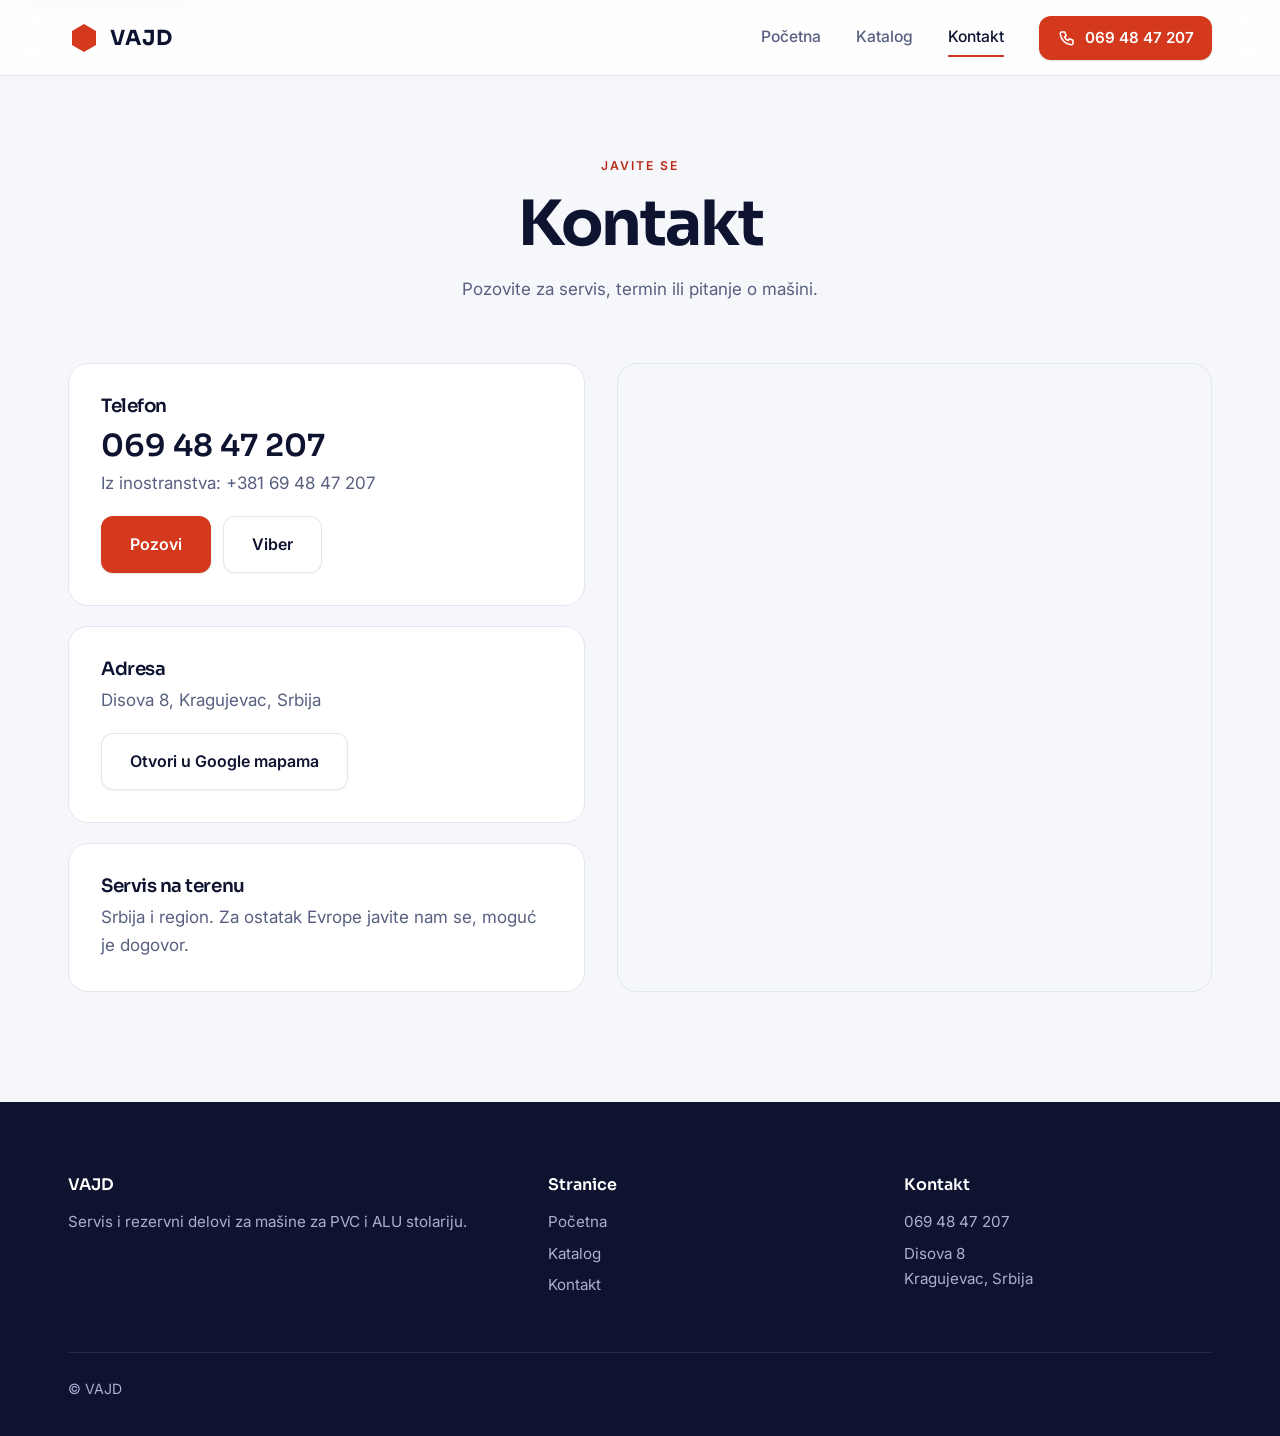
<file: kontakt.html>
<!doctype html><html lang="sr"><head><meta charset="utf-8"><meta name="viewport" content="width=device-width,initial-scale=1,viewport-fit=cover">
<title>Kontakt | VAJD servis mašina za PVC i ALU, Disova 8, Kragujevac</title><meta name="description" content="VAJD servis, Disova 8, Kragujevac. Servis mašina za PVC i ALU stolariju u Srbiji i regionu. Tel: 069 48 47 207."><meta name="theme-color" content="#ffffff">
<meta property="og:title" content="Kontakt | VAJD servis mašina za PVC i ALU, Disova 8, Kragujevac"><meta property="og:description" content="VAJD servis, Disova 8, Kragujevac. Servis mašina za PVC i ALU stolariju u Srbiji i regionu. Tel: 069 48 47 207."><meta property="og:type" content="website">
<link rel="icon" href="data:image/svg+xml,%3Csvg xmlns='http://www.w3.org/2000/svg' viewBox='0 0 32 32'%3E%3Cpath fill='%23d4381d' d='M16 2l12 7v14l-12 7L4 23V9z'/%3E%3C/svg%3E">
<link rel="preconnect" href="https://fonts.googleapis.com"><link rel="preconnect" href="https://fonts.gstatic.com" crossorigin>
<link rel="stylesheet" href="https://fonts.googleapis.com/css2?family=Inter:wght@400;500;600&family=Sora:wght@600;700&display=swap">
<link rel="stylesheet" href="style.css">
<script type="application/ld+json">{"@context":"https://schema.org","@type":"LocalBusiness","name":"VAJD servis mašina za PVC i ALU stolariju","description":"Servis, održavanje i rezervni delovi za mašine za PVC i ALU stolariju.","telephone":"+381694847207","address":{"@type":"PostalAddress","streetAddress":"Disova 8","addressLocality":"Kragujevac","addressCountry":"RS"},"areaServed":["Srbija","Balkan"]}</script>
</head><body>
<a class="skip" href="#main">Preskoči na sadržaj</a>
<header><div class="wrap"><a class="brand" href="index.html" aria-label="VAJD, početna"><svg viewBox="0 0 32 32" fill="currentColor" aria-hidden="true"><path d="M16 2l12 7v14l-12 7L4 23V9z"/></svg>VAJD</a>
<nav aria-label="Glavna navigacija"><a href="index.html">Početna</a><a href="katalog.html">Katalog</a><a href="kontakt.html" aria-current="page">Kontakt</a><a class="btn sm" href="tel:+381694847207"><svg viewBox="0 0 24 24"><path d="M5 4h4l2 5-2.5 1.5a11 11 0 005 5L15 13l5 2v4a2 2 0 01-2 2A16 16 0 013 6a2 2 0 012-2z"/></svg>069 48 47 207</a></nav><span class="loc"><svg viewBox="0 0 24 24" aria-hidden="true"><path d="M12 21s7-6.2 7-11.5A7 7 0 005 9.5C5 14.8 12 21 12 21z"/><circle cx="12" cy="9.5" r="2.5"/></svg>Kragujevac</span></div></header>
<main id="main">
<section class="pg"><div class="wrap"><div class="head"><span class="eb">Javite se</span><h1>Kontakt</h1><p style="margin-top:1rem">Pozovite za servis, termin ili pitanje o mašini.</p></div>
<h2 class="sr">Kako do nas</h2><div class="contact"><div>
<div class="card"><h3>Telefon</h3><a class="big" href="tel:+381694847207">069 48 47 207</a><p>Iz inostranstva: +381 69 48 47 207</p><div class="row" style="margin-top:1.2rem"><a class="btn" href="tel:+381694847207">Pozovi</a><a class="btn g" href="viber://chat?number=%2B381694847207">Viber</a></div></div>
<div class="card"><h3>Adresa</h3><p>Disova 8, Kragujevac, Srbija</p><div class="row" style="margin-top:1.2rem"><a class="btn g" href="https://www.google.com/maps/dir/?api=1&destination=Disova+8,+Kragujevac" target="_blank" rel="noopener">Otvori u Google mapama</a></div></div>
<div class="card"><h3>Servis na terenu</h3><p>Srbija i region. Za ostatak Evrope javite nam se, moguć je dogovor.</p></div></div>
<iframe title="Mapa: Disova 8, Kragujevac" loading="lazy" src="https://www.google.com/maps?q=Disova+8,+Kragujevac&output=embed"></iframe></div></div></section>
</main>
<footer><div class="wrap"><div class="cols"><div><b>VAJD</b><p>Servis i rezervni delovi za mašine za PVC i ALU stolariju.</p></div><div><b>Stranice</b><a href="index.html">Početna</a><a href="katalog.html">Katalog</a><a href="kontakt.html">Kontakt</a></div><div><b>Kontakt</b><a href="tel:+381694847207">069 48 47 207</a><p>Disova 8<br>Kragujevac, Srbija</p></div></div><div class="copy">© VAJD</div></div></footer>
<div class="tabs" role="navigation" aria-label="Brza navigacija"><a href="index.html"><svg viewBox="0 0 24 24" aria-hidden="true"><path d="M3 11l9-8 9 8v9a1 1 0 01-1 1h-5v-6H9v6H4a1 1 0 01-1-1z"/></svg><span>Početna</span></a><a href="katalog.html"><svg viewBox="0 0 24 24" aria-hidden="true"><rect x="3" y="3" width="7" height="7" rx="1.6"/><rect x="14" y="3" width="7" height="7" rx="1.6"/><rect x="3" y="14" width="7" height="7" rx="1.6"/><rect x="14" y="14" width="7" height="7" rx="1.6"/></svg><span>Katalog</span></a><a class="call" href="tel:+381694847207" aria-label="Pozovi 069 48 47 207"><svg viewBox="0 0 24 24"><path d="M5 4h4l2 5-2.5 1.5a11 11 0 005 5L15 13l5 2v4a2 2 0 01-2 2A16 16 0 013 6a2 2 0 012-2z"/></svg><span>Pozovi</span></a><a href="index.html#usluge"><svg viewBox="0 0 24 24" aria-hidden="true"><path d="M14 6a4 4 0 105 5l-9 9a2 2 0 01-3-3l9-9z"/></svg><span>Usluge</span></a><a href="kontakt.html" aria-current="page"><svg viewBox="0 0 24 24" aria-hidden="true"><path d="M12 21s7-6.2 7-11.5A7 7 0 005 9.5C5 14.8 12 21 12 21z"/><circle cx="12" cy="9.5" r="2.5"/></svg><span>Kontakt</span></a></div><script src="main.js"></script></body></html>
</file>
<file: style.css>
:root{--bg:#f6f7fb;--ink:#0e1330;--mute:#586080;--line:#e3e6f0;--red:#d4381d;--redd:#b82d15;--navy:#0e1330;--navy2:#171c42;--r:20px;--sh:0 1px 2px rgba(14,19,48,.05),0 18px 40px -18px rgba(14,19,48,.18);--f:Inter,system-ui,-apple-system,"Segoe UI",sans-serif;--fh:Sora,var(--f)}
*{box-sizing:border-box;margin:0}
[hidden]{display:none!important}
html{scroll-behavior:smooth;scroll-padding-top:92px}
body{font:400 17px/1.65 var(--f);color:var(--ink);background:var(--bg);overflow-x:hidden;-webkit-font-smoothing:antialiased}
h1,h2,h3{font-family:var(--fh);line-height:1.12;letter-spacing:-.025em;font-weight:600;text-wrap:balance}
h1{font-size:clamp(2.3rem,5vw,3.9rem);font-weight:700;letter-spacing:-.035em}
h2{font-size:clamp(1.8rem,3.4vw,2.6rem);margin-bottom:1rem}
h3{font-size:1.15rem;margin-bottom:.4rem}
p{color:var(--mute)}a{color:inherit}
:focus-visible{outline:3px solid var(--red);outline-offset:3px}
.sr{position:absolute;width:1px;height:1px;overflow:hidden;clip:rect(0 0 0 0);white-space:nowrap}
.skip{position:absolute;left:12px;top:-70px;z-index:30;background:#fff;padding:.7rem 1rem;border-radius:10px;box-shadow:var(--sh);font-weight:600}.skip:focus{top:12px}
.wrap{max-width:1200px;margin:0 auto;padding:0 28px}
.eb{display:inline-block;font:600 .76rem var(--f);letter-spacing:.16em;text-transform:uppercase;color:var(--redd);margin-bottom:1rem}
header{position:fixed;inset:0 0 auto;z-index:10}
header::before{content:"";position:absolute;inset:0;z-index:-1;background:rgba(255,255,255,.88);backdrop-filter:blur(16px);-webkit-backdrop-filter:blur(16px);border-bottom:1px solid var(--line)}
header .wrap{display:flex;align-items:center;justify-content:space-between;height:76px}
.brand{display:flex;align-items:center;gap:.65rem;min-height:44px;text-decoration:none;font:700 1.3rem var(--fh);letter-spacing:.04em}
.brand svg{width:32px;height:32px;color:var(--red)}
header nav{display:flex;align-items:center;gap:2.2rem}
header nav a:not(.btn){text-decoration:none;color:var(--mute);font-weight:500;font-size:.98rem;padding:.3rem 0;border-bottom:2px solid transparent}
header nav a:not(.btn):hover,header nav a[aria-current]{color:var(--ink);border-color:var(--red)}
.btn{display:inline-flex;align-items:center;justify-content:center;gap:.55rem;background:var(--red);color:#fff!important;padding:.95rem 1.8rem;border-radius:12px;text-decoration:none;font-weight:600;border:0;font-size:1rem;cursor:pointer;transition:background .2s,transform .2s;box-shadow:0 1px 2px rgba(0,0,0,.12)}
.btn:hover{background:var(--redd);transform:translateY(-1px)}
.btn.sm{padding:.6rem 1.15rem;font-size:.95rem}
.btn svg{width:18px;height:18px;fill:none;stroke:currentColor;stroke-width:2;stroke-linecap:round;stroke-linejoin:round}
.btn.g{background:#fff;color:var(--ink)!important;box-shadow:inset 0 0 0 1px var(--line),0 1px 2px rgba(14,19,48,.05)}
.btn.g:hover{background:#eef0f8}
.btn.d{background:rgba(255,255,255,.08);color:#fff!important;box-shadow:inset 0 0 0 1px rgba(255,255,255,.22)}
.btn.d:hover{background:rgba(255,255,255,.16)}
.row{display:flex;flex-wrap:wrap;gap:.8rem}
.hero{padding:150px 0 110px;background:linear-gradient(180deg,#fff 0,var(--bg) 100%)}
.hero .wrap{display:grid;grid-template-columns:1.05fr .95fr;gap:72px;align-items:center}
.hero .wrap>div:first-child{animation:up .8s cubic-bezier(.2,.7,.2,1) both}
@keyframes up{from{opacity:0;transform:translateY(18px)}}
.lead{font-size:1.2rem;max-width:46ch;margin:1.4rem 0 2.2rem}
.chip{display:inline-flex;align-items:center;gap:.55rem;padding:.4rem 1rem;border:1px solid var(--line);border-radius:99px;background:#fff;font-size:.9rem;font-weight:500;margin-bottom:1.6rem}
.chip i{width:8px;height:8px;border-radius:50%;background:#22b35e}
.hv{position:relative}.hv .ph{aspect-ratio:4/5;box-shadow:var(--sh)}
.float{position:absolute;left:-28px;bottom:36px;display:flex;align-items:center;gap:.9rem;background:#fff;border-radius:16px;padding:1rem 1.3rem;box-shadow:var(--sh);border:1px solid var(--line)}
.float b{display:block;font:600 1rem var(--fh)}.float span{font-size:.88rem;color:var(--mute)}
.float svg,.ic svg{width:26px;height:26px;fill:none;stroke:currentColor;stroke-width:1.7;stroke-linecap:round;stroke-linejoin:round}.float svg{color:var(--red)}
.ph{position:relative;border-radius:var(--r);overflow:hidden;border:1px solid var(--line);min-height:0;background-color:#e6e9f4;background-image:url("data:image/svg+xml,%3Csvg xmlns='http://www.w3.org/2000/svg' width='44' height='44' fill='none' stroke='%239aa1c2' stroke-width='1.6' stroke-linecap='round' stroke-linejoin='round'%3E%3Crect x='5' y='11' width='34' height='24' rx='4'/%3E%3Ccircle cx='22' cy='23' r='6'/%3E%3Cpath d='M15 11l2-4h10l2 4'/%3E%3C/svg%3E"),linear-gradient(135deg,#eef0f8,#dde1f0);background-size:44px,cover;background-position:center;background-repeat:no-repeat}
.ph img{position:absolute;inset:0;width:100%;height:100%;object-fit:cover}
.ph[data-l]::after{content:attr(data-l);position:absolute;left:14px;bottom:14px;padding:.3rem .85rem;border-radius:99px;background:rgba(255,255,255,.92);font-size:.84rem;font-weight:500;color:var(--ink)}
.ph:has(img)::after{display:none}
section{padding:110px 0}
.pg{padding:150px 0 110px}
.head{text-align:center;max-width:680px;margin:0 auto 60px}
.trust{margin-top:-56px;position:relative;z-index:2;padding:0}
.tcard{background:#fff;border:1px solid var(--line);border-radius:var(--r);box-shadow:var(--sh);display:grid;grid-template-columns:repeat(3,1fr)}
.tcard div{padding:2rem 1.5rem;text-align:center}.tcard div+div{border-left:1px solid var(--line)}
.tcard b{display:block;font:600 1.25rem var(--fh);margin-bottom:.2rem}.tcard p{font-size:.95rem}
.cards{display:grid;grid-template-columns:repeat(3,1fr);gap:24px}
.card{background:#fff;border:1px solid var(--line);border-radius:var(--r);padding:2rem;transition:box-shadow .25s,transform .25s}
.card:hover{box-shadow:var(--sh);transform:translateY(-3px)}
.ic{width:52px;height:52px;border-radius:14px;background:rgba(212,56,29,.08);color:var(--red);display:grid;place-items:center;margin-bottom:1.3rem}
.split{display:grid;grid-template-columns:1fr 1fr;gap:80px;align-items:center}
.split+.split{margin-top:110px}.split.rev .ph{order:2}
.split .ph{aspect-ratio:5/4;box-shadow:var(--sh)}
.split ul{list-style:none;padding:0;margin-top:1.4rem;display:grid;gap:.8rem}
.split li{padding-left:2rem;position:relative}
.split li::before{content:"";position:absolute;left:0;top:.35em;width:1.2rem;height:1.2rem;border-radius:50%;background:rgba(212,56,29,.1) url("data:image/svg+xml,%3Csvg xmlns='http://www.w3.org/2000/svg' viewBox='0 0 20 20' fill='none' stroke='%23d4381d' stroke-width='2.4' stroke-linecap='round' stroke-linejoin='round'%3E%3Cpath d='M5 10.5l3.2 3.2L15 7'/%3E%3C/svg%3E") center/70% no-repeat}
.bento{display:grid;grid-template-columns:repeat(4,1fr);grid-auto-rows:210px;gap:20px}
.bento .ph:nth-child(1){grid-column:span 2;grid-row:span 2}
.bento .ph:nth-child(4),.bento .ph:nth-child(5),.bento .ph:nth-child(6){grid-column:span 2}
.white{background:#fff;border-block:1px solid var(--line)}
.steps{display:grid;grid-template-columns:repeat(4,1fr);gap:32px;counter-reset:s}
.steps div{counter-increment:s;border-top:2px solid var(--line);padding-top:1.6rem;position:relative}
.steps div::before{content:"0" counter(s);display:block;font:600 1.1rem var(--fh);color:var(--redd);margin-bottom:.8rem}
.steps div::after{content:"";position:absolute;top:-2px;left:0;width:56px;height:2px;background:var(--red)}
.dark{background:var(--navy);color:#fff}.dark p{color:#aab0d4}.dark .eb{color:#ff8a70}
.reach{display:grid;grid-template-columns:repeat(3,1fr);gap:24px}
.reach .card{background:var(--navy2);border-color:rgba(255,255,255,.1);color:#fff;display:flex;flex-direction:column}.reach .card:hover{box-shadow:none;transform:none}
.reach ul{list-style:none;padding:0;margin-top:1.2rem;display:flex;flex-wrap:wrap;gap:.5rem}
.reach li{font-size:.88rem;padding:.25rem .8rem;border-radius:99px;border:1px solid rgba(255,255,255,.18);color:#d3d7ee}
.reach .btn{margin-top:auto;align-self:flex-start}.reach p+.btn{margin-top:1.4rem}
.faq{max-width:820px;margin:0 auto}
details{border-bottom:1px solid var(--line)}details[open]{padding-bottom:1.3rem}
summary{cursor:pointer;font:600 1.1rem var(--fh);list-style:none;display:flex;justify-content:space-between;align-items:center;gap:1rem;padding:1.3rem 0;min-height:56px}
summary::-webkit-details-marker{display:none}
summary::after{content:"+";color:var(--red);font-size:1.5rem;line-height:1}details[open] summary::after{content:"–"}
details p{max-width:68ch}
.ctab{background:var(--navy);border-radius:28px;padding:80px 28px;text-align:center;color:#fff}
.ctab p{max-width:48ch;margin:0 auto 2.2rem;color:#aab0d4}.ctab .row{justify-content:center}
.pad0{padding-top:0}
.tools{display:flex;flex-wrap:wrap;gap:1rem;align-items:center;justify-content:space-between;margin-bottom:1rem}
.tools input{flex:1;min-width:240px;max-width:380px;background:#fff;border:1px solid var(--line);border-radius:12px;padding:.85rem 1.2rem;color:var(--ink);font:inherit}
.fl{display:flex;flex-wrap:wrap;gap:.6rem 1.2rem;justify-content:flex-end}
.filters{display:flex;flex-wrap:wrap;gap:.5rem}
.filters button{font:inherit;font-weight:500;padding:.6rem 1.15rem;border:1px solid var(--line);background:#fff;color:var(--ink);border-radius:10px;cursor:pointer}
.filters button[aria-pressed=true]{background:var(--ink);border-color:var(--ink);color:#fff}
.filters[data-k=m] button[aria-pressed=true]{background:var(--red);border-color:var(--red)}
.count{font-size:.92rem;margin-bottom:1.6rem}
.items{display:grid;grid-template-columns:repeat(3,1fr);gap:24px}
.item{display:flex;flex-direction:column;justify-content:flex-start;align-items:stretch;background:#fff;border:1px solid var(--line);border-radius:var(--r);overflow:hidden;cursor:pointer;text-align:left;font:inherit;color:inherit;padding:0;transition:box-shadow .25s,transform .25s}
.item:hover{box-shadow:var(--sh);transform:translateY(-3px)}
.item .ph{border:0;border-radius:0;aspect-ratio:4/3}.item .t{padding:1.4rem 1.6rem 1.7rem}
.item small{color:var(--redd);font-weight:600}
.empty{text-align:center;padding:3rem 1rem}.empty .btn{margin-top:1rem}
dialog{border:0;border-radius:24px;max-width:540px;width:calc(100% - 2rem);padding:2.2rem;background:#fff;color:var(--ink);box-shadow:0 30px 80px rgba(14,19,48,.35);margin:auto}
dialog::backdrop{background:rgba(14,19,48,.55);backdrop-filter:blur(4px)}dialog p{margin:.7rem 0 1.5rem}
.contact{display:grid;grid-template-columns:1fr 1.15fr;gap:32px;align-items:stretch}
.contact .card{margin-bottom:20px}.contact .card:last-child{margin:0}.contact .card p+p{margin-top:.3rem;font-size:.95rem}
.big{font:600 1.9rem var(--fh);text-decoration:none;display:block;padding:.25rem 0}
iframe{width:100%;height:100%;min-height:420px;border:1px solid var(--line);border-radius:var(--r)}
footer{background:var(--navy);color:#aab0d4;padding:72px 0 36px}
footer .cols{display:grid;grid-template-columns:1.4fr 1fr 1fr;gap:48px}
footer b{display:block;color:#fff;font:600 1rem var(--fh);margin-bottom:.9rem}
footer p,footer a{color:#aab0d4;text-decoration:none;display:block;margin-bottom:.4rem;font-size:.95rem}footer a:hover{color:#fff}
footer .copy{border-top:1px solid rgba(255,255,255,.1);margin-top:48px;padding-top:24px;font-size:.88rem}
.tabs{display:none}
.loc{display:none}
.js [data-r]{opacity:0;transform:translateY(28px);transition:opacity .9s cubic-bezier(.2,.7,.2,1),transform .9s cubic-bezier(.2,.7,.2,1)}
.js [data-r].in{opacity:1;transform:none}
@media(max-width:900px){
 header{position:absolute}header::before{background:none;backdrop-filter:none;border:0}
 header .wrap{height:56px;justify-content:space-between}header nav{display:none}
 .brand{font-size:1.15rem}.brand svg{width:28px;height:28px}
 .loc{display:inline-flex;align-items:center;gap:.35rem;font-size:.86rem;font-weight:500;color:var(--mute)}.loc svg{width:16px;height:16px;fill:none;stroke:var(--red);stroke-width:2;stroke-linecap:round;stroke-linejoin:round}
 .chip{display:none}
 .tabs a{font-size:.7rem}.tabs .call{width:58px;height:58px;margin-top:-26px}
 .hero{padding:80px 0 80px}.pg{padding:76px 0 64px}
 .hero .wrap,.split,.contact{grid-template-columns:1fr;gap:40px}.split.rev .ph{order:0}
 .float{left:14px}
 .cards,.items,.reach{grid-template-columns:1fr 1fr}.steps{grid-template-columns:1fr 1fr}
 .bento{grid-template-columns:1fr 1fr;grid-auto-rows:170px}
 .bento .ph:nth-child(1),.bento .ph:nth-child(4){grid-column:span 2}.bento .ph:nth-child(5),.bento .ph:nth-child(6){grid-column:span 1}
 section{padding:72px 0}.split+.split{margin-top:72px}
 .tcard{grid-template-columns:1fr}.tcard div{text-align:left;padding:1.2rem 1.5rem}.tcard div+div{border-left:0;border-top:1px solid var(--line)}
 .fl{justify-content:flex-start}
 footer{padding:56px 0 150px}footer .cols{grid-template-columns:1fr 1fr}
 .tabs{display:grid;grid-template-columns:repeat(5,1fr);align-items:end;position:fixed;left:12px;right:12px;bottom:calc(10px + env(safe-area-inset-bottom,0px));z-index:20;padding:8px 6px;border-radius:28px;background:rgba(255,255,255,.9);backdrop-filter:blur(22px);-webkit-backdrop-filter:blur(22px);border:1px solid var(--line);box-shadow:0 20px 50px -14px rgba(14,19,48,.42)}
 .tabs a{display:flex;flex-direction:column;align-items:center;gap:3px;padding:9px 0 8px;border-radius:20px;text-decoration:none;color:var(--mute);font:500 .7rem var(--f);transition:background .2s,color .2s}
 .tabs svg{width:22px;height:22px;fill:none;stroke:currentColor;stroke-width:1.8;stroke-linecap:round;stroke-linejoin:round}
 .tabs a[aria-current]{color:var(--ink);background:rgba(14,19,48,.06)}
 .tabs .call{width:58px;height:58px;border-radius:50%;margin:-26px auto 2px;padding:0;justify-content:center;background:var(--red);color:#fff;border:5px solid #fff;box-shadow:0 14px 28px -8px rgba(212,56,29,.55)}
 .tabs .call svg{width:24px;height:24px}.tabs .call span{display:none}
}
.mo,.dots{display:none}
.row.one{justify-content:center;margin-top:3rem}
@media(min-width:701px) and (max-width:900px){
 .hero .wrap{grid-template-columns:1.1fr .9fr;gap:36px}.hero h1{font-size:2.3rem}.hv .ph{aspect-ratio:4/5}.float{left:-14px;bottom:24px}
 .split{grid-template-columns:1fr 1fr;gap:36px}.split.rev .ph{order:2}
 .cards{grid-template-columns:repeat(3,1fr);gap:16px}.cards .card{padding:1.4rem}
 .reach{grid-template-columns:repeat(3,1fr);gap:16px}.reach .card{padding:1.4rem}
 .steps{grid-template-columns:1fr 1fr}
 .items{grid-template-columns:repeat(3,1fr);gap:16px}
 .head{margin-bottom:44px}
 .tcard{grid-template-columns:repeat(3,1fr)}.tcard div{text-align:center;padding:1.6rem 1rem}.tcard div+div{border-left:1px solid var(--line);border-top:0}
}
@media(max-width:700px){
 body{font-size:16px}
 .wrap{padding:0 18px}
 .dm{display:none}.mo{display:inline}
 h1{font-size:clamp(1.9rem,8.4vw,2.3rem);letter-spacing:-.04em}
 h2{font-size:1.55rem;margin-bottom:.6rem}
 section{padding:48px 0}
 .head{text-align:left;margin-bottom:24px}.head .eb{display:block;margin-bottom:.6rem}.head p{font-size:.97rem}
 .hero{padding:72px 0 0}.hero .wrap{gap:20px}
 .btn{min-height:48px;padding:.7rem 1.1rem;font-size:.97rem}.btn.sm{min-height:44px;padding:.55rem 1rem;font-size:.92rem}
 .lead{font-size:1rem;margin:.8rem 0 1.3rem}
 .hero .row{flex-wrap:nowrap;gap:.6rem}.hero .row .btn{flex:1}.hero .row .btn:first-child{flex:1.3}
 .hv{margin:0 -18px}.hv .ph{aspect-ratio:16/10;border-radius:0;border-width:1px 0;box-shadow:none}
 .float{display:none}
 .trust{margin-top:0}.trust .wrap{padding:0}
 .tcard{grid-template-columns:repeat(3,1fr);border-radius:0;border-width:0 0 1px;box-shadow:none}
 .tcard div{padding:.8rem .4rem;text-align:center;display:flex;align-items:center;justify-content:center;min-height:56px}.tcard div+div{border-left:1px solid var(--line);border-top:0}
 .tcard b{font-size:.84rem;line-height:1.25;margin:0}.tcard p{display:none}
 .trust+section{padding-top:40px}
 .cards{grid-template-columns:1fr 1fr;gap:10px}
 .cards .card{display:block;padding:1rem}
 .cards .ic{width:40px;height:40px;border-radius:12px;margin:0 0 .75rem}.cards .ic svg{width:22px;height:22px}
 .cards .card h3{font-size:.98rem;margin-bottom:.25rem}.cards .card p{font-size:.84rem;line-height:1.45}
 .split{gap:16px}.split .ph{aspect-ratio:2/1;box-shadow:none}.split.rev .ph{order:2}.split h2{margin-bottom:.4rem}
 .split ul{margin-top:1rem;gap:.55rem;font-size:.96rem}.split+.split{margin-top:40px}
 .bento{display:flex;grid-auto-rows:auto;overflow-x:auto;scroll-snap-type:x mandatory;gap:10px;margin:0 -18px;padding:0 18px 4px;scroll-padding:0 18px;scrollbar-width:none;-webkit-overflow-scrolling:touch}
 .bento::-webkit-scrollbar{display:none}
 .bento .ph{flex:0 0 78%;aspect-ratio:4/3;scroll-snap-align:start;grid-column:auto!important;grid-row:auto!important}
 .dots{display:flex;justify-content:center;gap:6px;margin-top:14px}
 .dots i{width:6px;height:6px;border-radius:99px;background:#c9cde0;transition:width .25s,background .25s}.dots i.on{width:20px;background:var(--red)}
 .row.one{margin-top:1.2rem}.row.one .btn{flex:0 0 auto;padding:.7rem 1.6rem}
 .steps{grid-template-columns:1fr 1fr;gap:10px}
 .steps div{border:1px solid var(--line);border-radius:16px;background:var(--bg);padding:1rem}
 .steps div::before{font-size:.95rem;margin-bottom:.4rem}.steps div::after{display:none}
 .steps h3{font-size:.98rem}.steps p{font-size:.84rem;line-height:1.45}
 .reach{grid-template-columns:1fr;gap:0;background:var(--navy2);border:1px solid rgba(255,255,255,.1);border-radius:20px;overflow:hidden}
 .reach .card{background:none;border:0;border-radius:0;padding:1.1rem 1.2rem}.reach .card+.card{border-top:1px solid rgba(255,255,255,.1)}
 .reach h3{font-size:1.05rem}.reach p{font-size:.93rem}.reach li{font-size:.78rem;padding:.18rem .6rem}.reach ul{margin-top:.7rem;gap:.35rem}.reach p+.btn{margin-top:1rem}
 summary{font-size:1rem;padding:.95rem 0;min-height:52px}
 .ctab{padding:40px 22px;text-align:left;border-radius:24px}.ctab h2{font-size:1.55rem}.ctab p{margin:0 0 1.4rem;font-size:.97rem}.ctab .row{justify-content:flex-start;flex-wrap:nowrap}.ctab .btn{flex:1 1 auto}
 .pad0{padding-top:0}
 .ph{border-radius:16px}
 .row .btn{flex:1 1 auto}
 .tools{flex-direction:column;align-items:stretch;gap:.7rem}.tools input{max-width:none;min-height:48px;padding:.6rem 1.1rem;font-size:1rem}
 .fl{flex-direction:column;flex-wrap:nowrap;width:100%;min-width:0;gap:.6rem}
 .filters{overflow-x:auto;flex-wrap:nowrap;margin:0 -18px;padding:0 18px;scrollbar-width:none}.filters button{white-space:nowrap;min-height:44px;padding:.5rem 1rem}
 .items{grid-template-columns:1fr 1fr;gap:10px}.item .t{padding:.8rem .9rem 1rem}.item h3{font-size:.98rem}.item p{display:none}.item small{font-size:.7rem}
 .contact{gap:20px}.contact .card{padding:1.2rem;margin-bottom:12px}iframe{min-height:300px}
 dialog{margin:auto auto 0;max-width:none;width:100%;border-radius:24px 24px 0 0;padding:1.8rem 1.4rem calc(1.8rem + env(safe-area-inset-bottom,0px))}
 footer{padding:40px 0 130px}footer .cols{grid-template-columns:1fr 1fr;gap:24px}footer .cols>div:first-child{grid-column:span 2}footer .copy{margin-top:28px}
}
a,button,summary{-webkit-tap-highlight-color:transparent;touch-action:manipulation}
@media(hover:none){.card:hover,.item:hover{transform:none;box-shadow:none}.btn:hover{transform:none}.btn:active,.item:active,.card:active,.tabs a:active,summary:active{transform:scale(.97)}}
@media(prefers-reduced-motion:reduce){*{animation:none!important;transition:none!important;scroll-behavior:auto!important}.js [data-r]{opacity:1!important;transform:none!important}}
</file>
